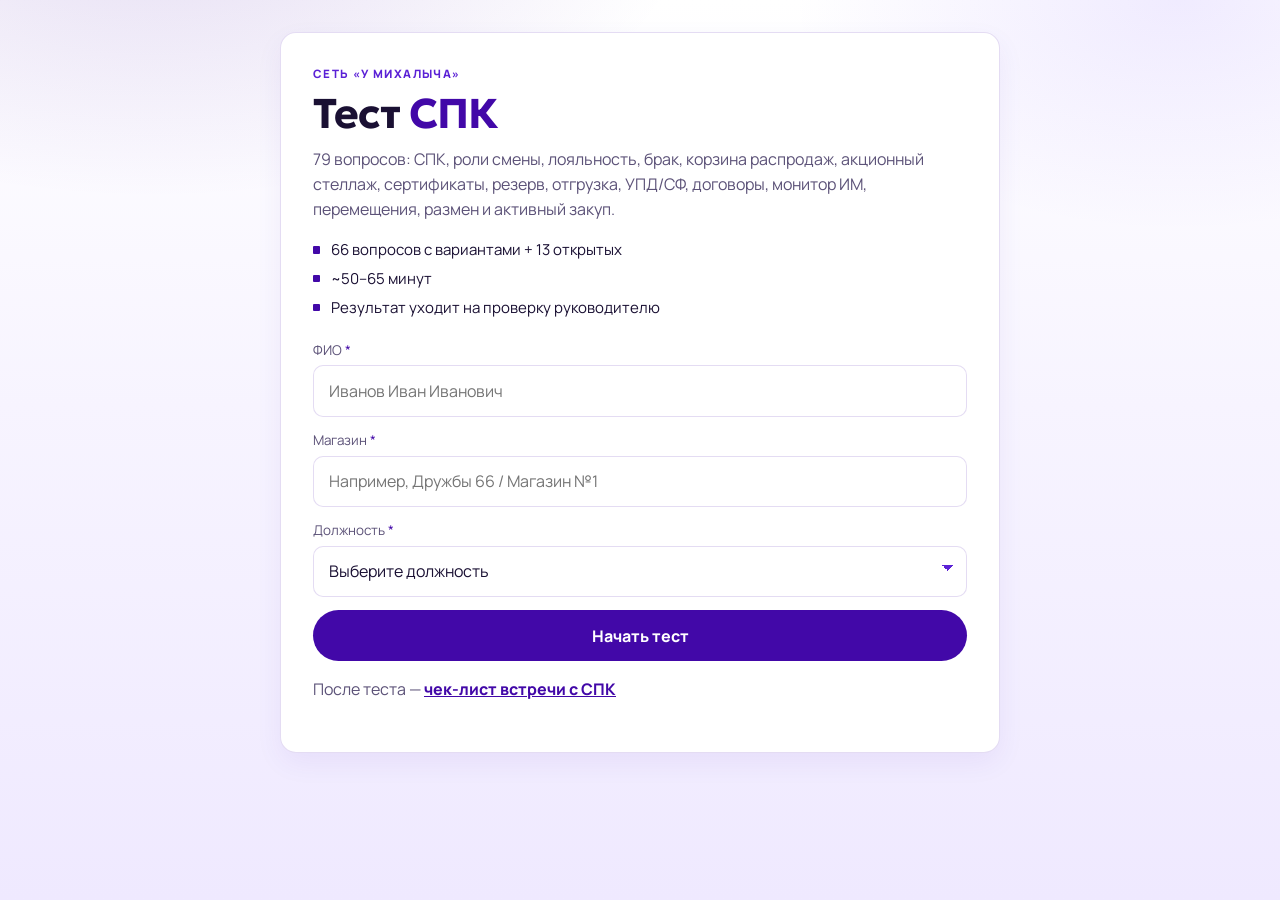
<file: index.html>
<!DOCTYPE html>
<html lang="ru">
<head>
  <meta charset="UTF-8" />
  <meta name="viewport" content="width=device-width, initial-scale=1" />
  <title>Тест СПК — У Михалыча</title>
  <meta name="description" content="Тест знаний СПК и розницы «У Михалыча»: регламенты управляющего/СПК, кассир, кладовщик, продавец." />
  <link rel="preconnect" href="https://fonts.googleapis.com" />
  <link rel="preconnect" href="https://fonts.gstatic.com" crossorigin />
  <link href="https://fonts.googleapis.com/css2?family=Geologica:wght@600;700&family=Manrope:wght@400;600;700;800&display=swap" rel="stylesheet" />
  <link rel="stylesheet" href="styles.css" />
</head>
<body>
  <div class="bg-glow" aria-hidden="true"></div>
  <main class="shell">
    <section id="screen-start" class="panel">
      <p class="eyebrow">Сеть «У Михалыча»</p>
      <h1>Тест <span>СПК</span></h1>
      <p class="lead">
        79 вопросов: СПК, роли смены, лояльность, брак, корзина распродаж, акционный стеллаж,
        сертификаты, резерв, отгрузка, УПД/СФ, договоры, монитор ИМ,
        перемещения, размен и активный закуп.
      </p>
      <ul class="meta">
        <li>66 вопросов с вариантами + 13 открытых</li>
        <li>~50–65 минут</li>
        <li>Результат уходит на проверку руководителю</li>
      </ul>

      <form id="start-form" class="start-form" novalidate>
        <label class="name-field">
          <span>ФИО <em>*</em></span>
          <input id="user-name" type="text" maxlength="100" required placeholder="Иванов Иван Иванович" autocomplete="name" />
        </label>
        <label class="name-field">
          <span>Магазин <em>*</em></span>
          <input id="user-store" type="text" maxlength="100" required placeholder="Например, Дружбы 66 / Магазин №1" autocomplete="organization" />
        </label>
        <label class="name-field">
          <span>Должность <em>*</em></span>
          <select id="user-role" required>
            <option value="" disabled selected>Выберите должность</option>
            <option>СПК</option>
            <option>Продавец-консультант</option>
            <option>Кассир</option>
            <option>Кладовщик</option>
            <option>РТЗ</option>
            <option>Супервайзер</option>
            <option>Другое</option>
          </select>
        </label>
        <p id="form-error" class="form-error hidden">Заполните ФИО, магазин и должность — поля обязательные.</p>
        <button type="submit" class="btn primary" id="btn-start">Начать тест</button>
      </form>
      <p class="lead" style="margin-top:1rem">
        После теста — <a href="/spk-quiz-mihalych/checklist.html">чек-лист встречи с СПК</a>
      </p>
    </section>

    <section id="screen-quiz" class="panel hidden" aria-live="polite">
      <div class="topbar">
        <div class="progress-wrap">
          <div class="progress-bar" id="progress-bar"></div>
        </div>
        <div class="topmeta">
          <span id="q-counter">1 / 67</span>
          <span id="q-topic" class="topic"></span>
        </div>
      </div>
      <div id="q-type" class="q-type mc">Варианты</div>
      <h2 id="q-text"></h2>
      <div id="options" class="options" role="radiogroup"></div>
      <div id="open-wrap" class="open-wrap hidden">
        <textarea id="open-answer" rows="5" placeholder="Напишите ответ своими словами…"></textarea>
        <p class="open-hint">Открытый вопрос: оценивается по ключевым словам из регламента. После теста увидите эталон.</p>
      </div>
      <div class="nav">
        <button type="button" class="btn ghost" id="btn-prev" disabled>Назад</button>
        <button type="button" class="btn primary" id="btn-next" disabled>Далее</button>
      </div>
    </section>

    <section id="screen-result" class="panel hidden">
      <p class="eyebrow">Результат</p>
      <h1 id="score-title">Ваш результат</h1>
      <p class="scoreline"><span id="score-num">0</span><span class="slash">/</span><span id="score-total">67</span></p>
      <p id="score-percent" class="score-percent"></p>
      <p id="score-verdict" class="lead"></p>
      <p id="mail-status" class="mail-status" aria-live="polite"></p>

      <div id="summary-cards" class="summary-cards"></div>
      <h3 class="section-title">По темам</h3>
      <div id="topic-stats" class="topic-stats"></div>
      <div id="weak-block" class="weak-block hidden">
        <h3 class="section-title">Что подтянуть</h3>
        <ul id="weak-list" class="weak-list"></ul>
      </div>
      <h3 class="section-title">Разбор ответов</h3>
      <p class="review-hint">Сначала ошибки и частичные ответы, затем верные. Результат также отправлен на e-mail проверяющего.</p>
      <div id="review" class="review"></div>
      <button type="button" class="btn primary" id="btn-restart">Пройти ещё раз</button>
      <p class="lead" style="margin-top:1rem">
        Дальше на встрече: <a href="/spk-quiz-mihalych/checklist.html">чек-лист после тестирования СПК</a>
      </p>
    </section>
  </main>

  <footer class="foot">«У Михалыча» · тест СПК · август 2026 · автор Римберг А.А.</footer>
  <script src="app.js"></script>
</body>
</html>
</file>
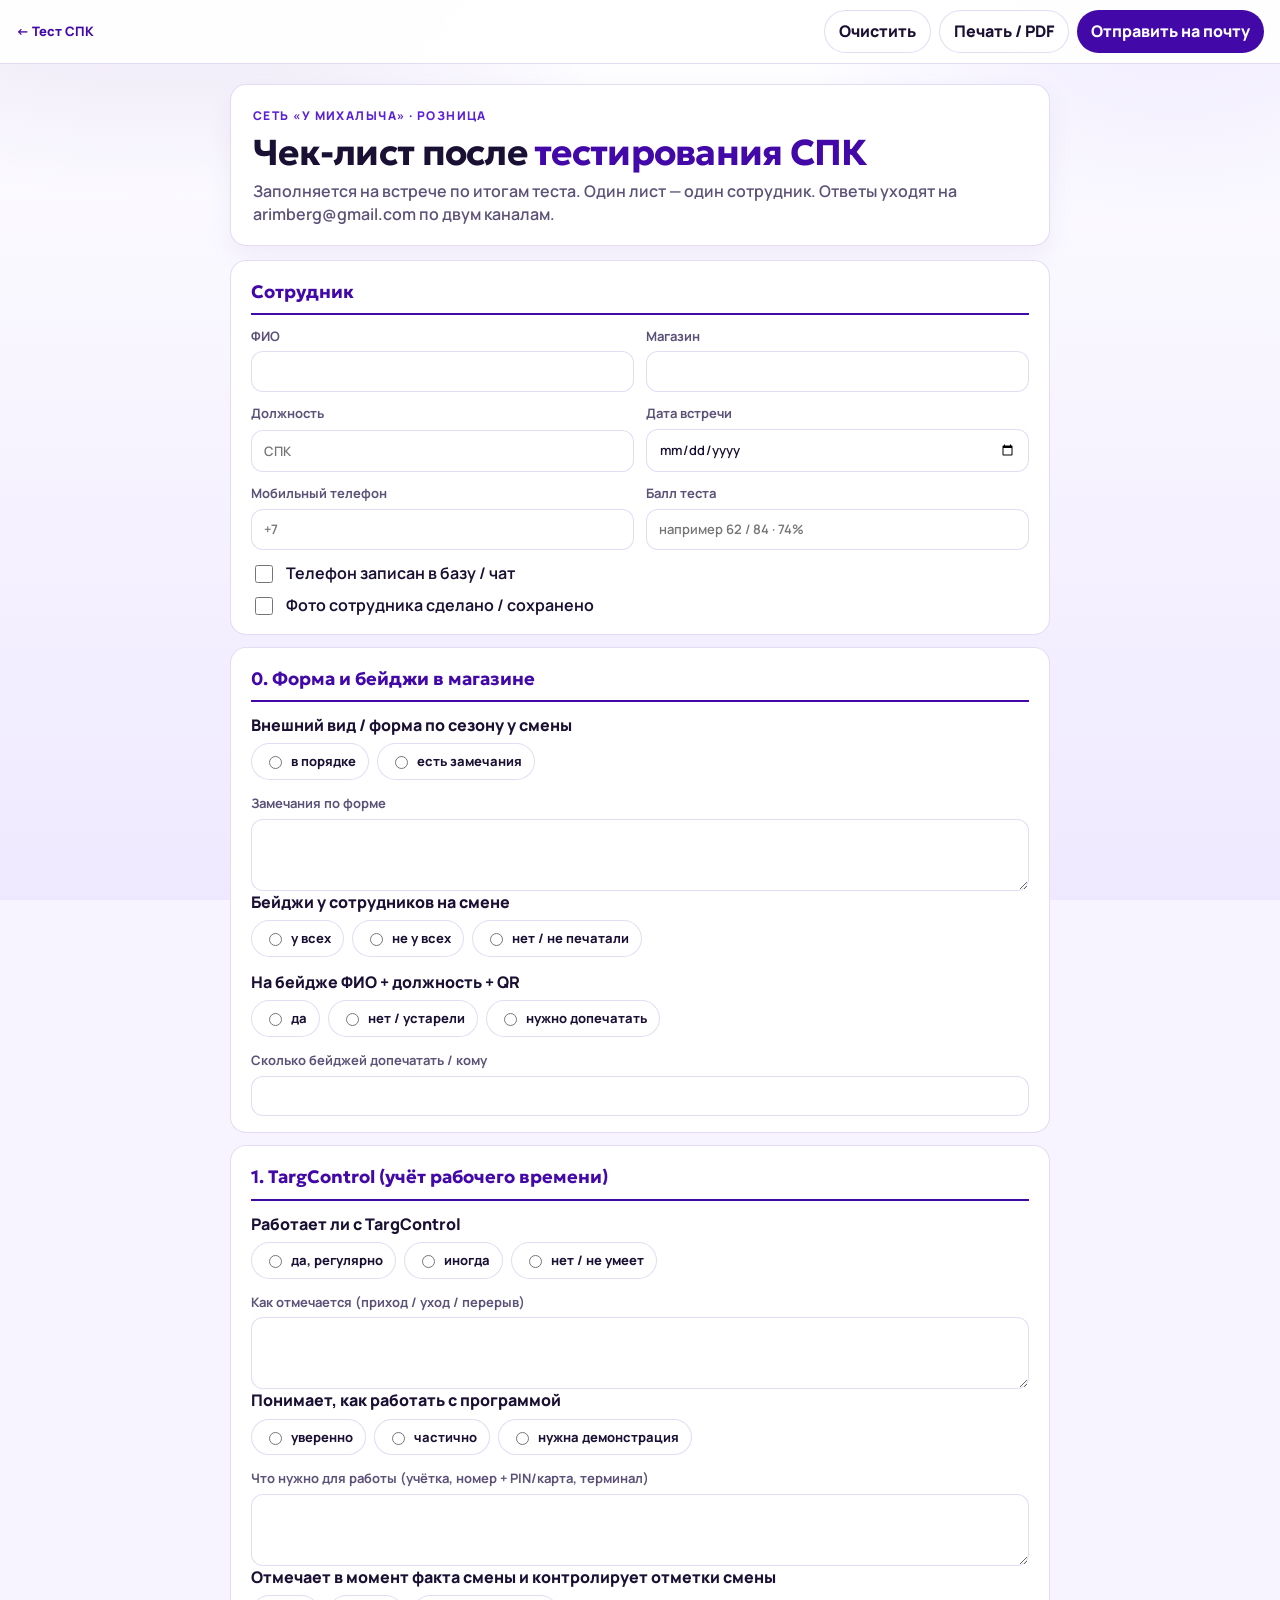
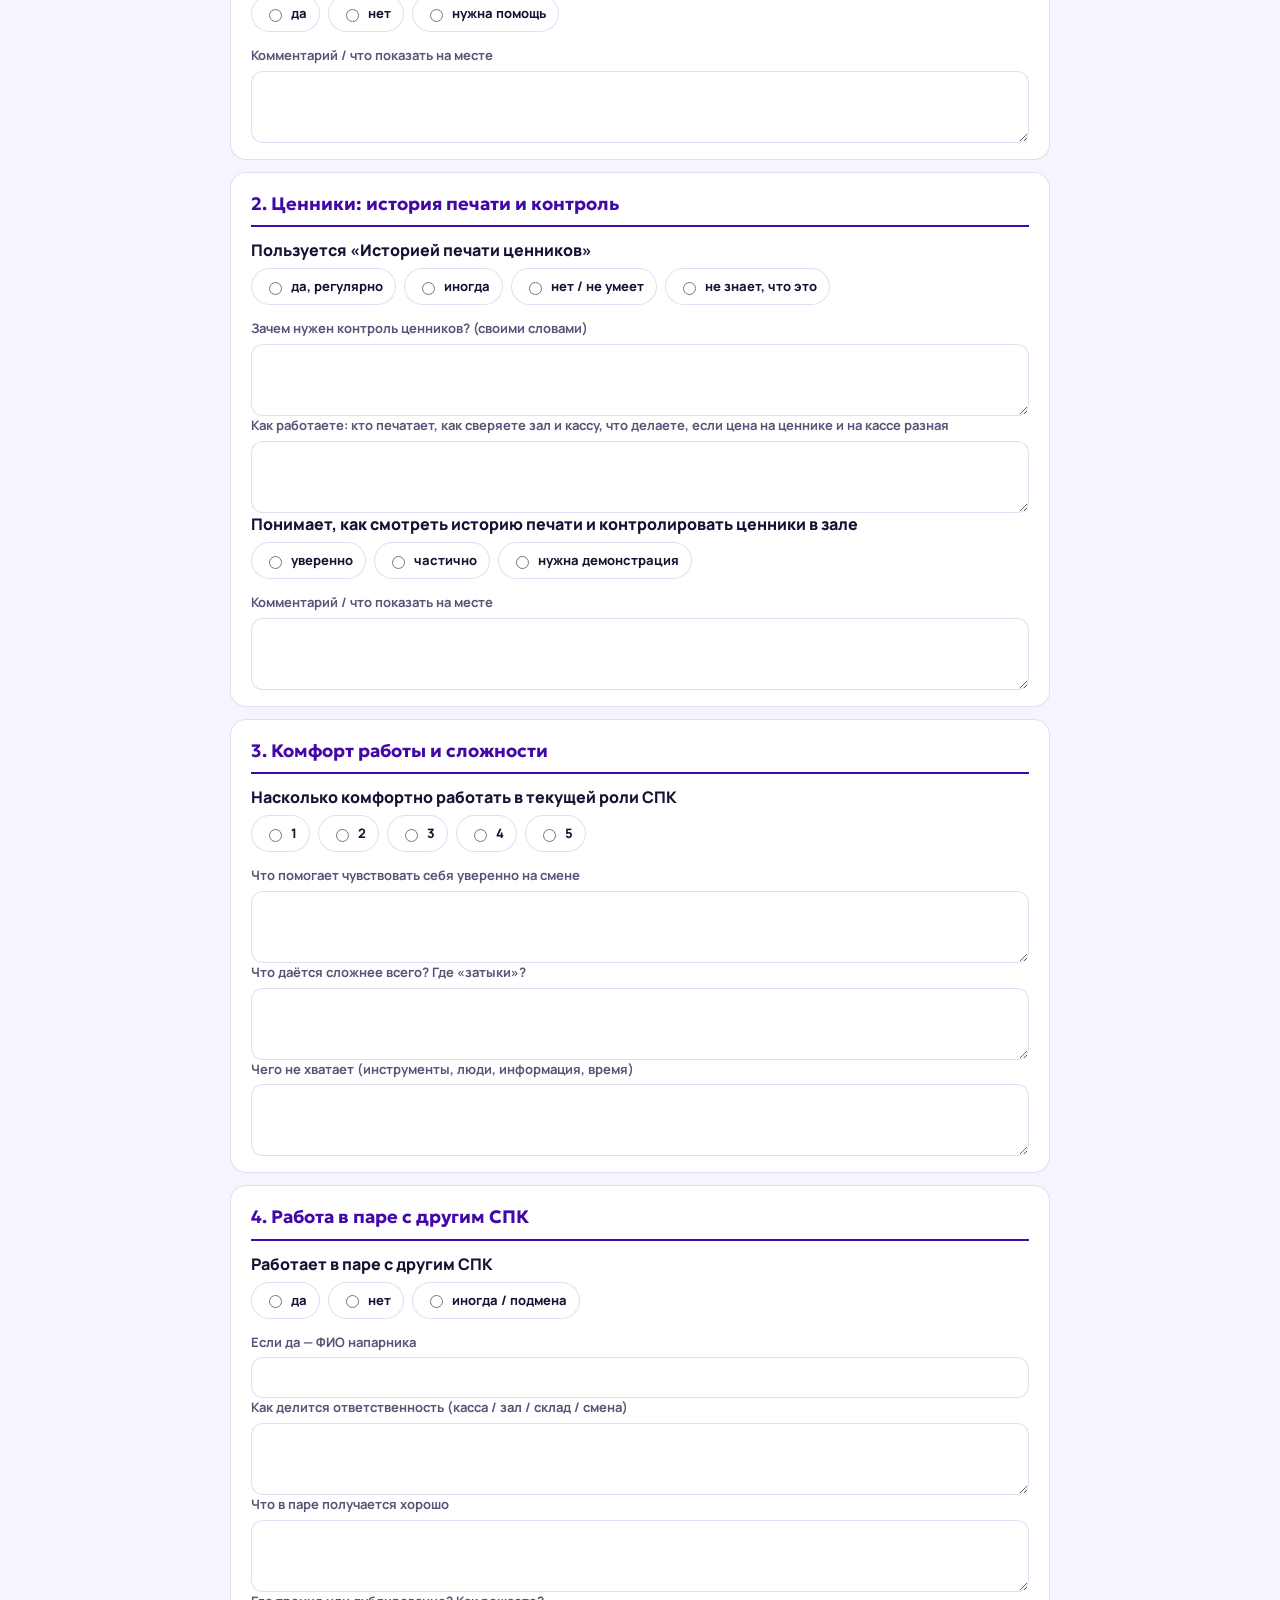
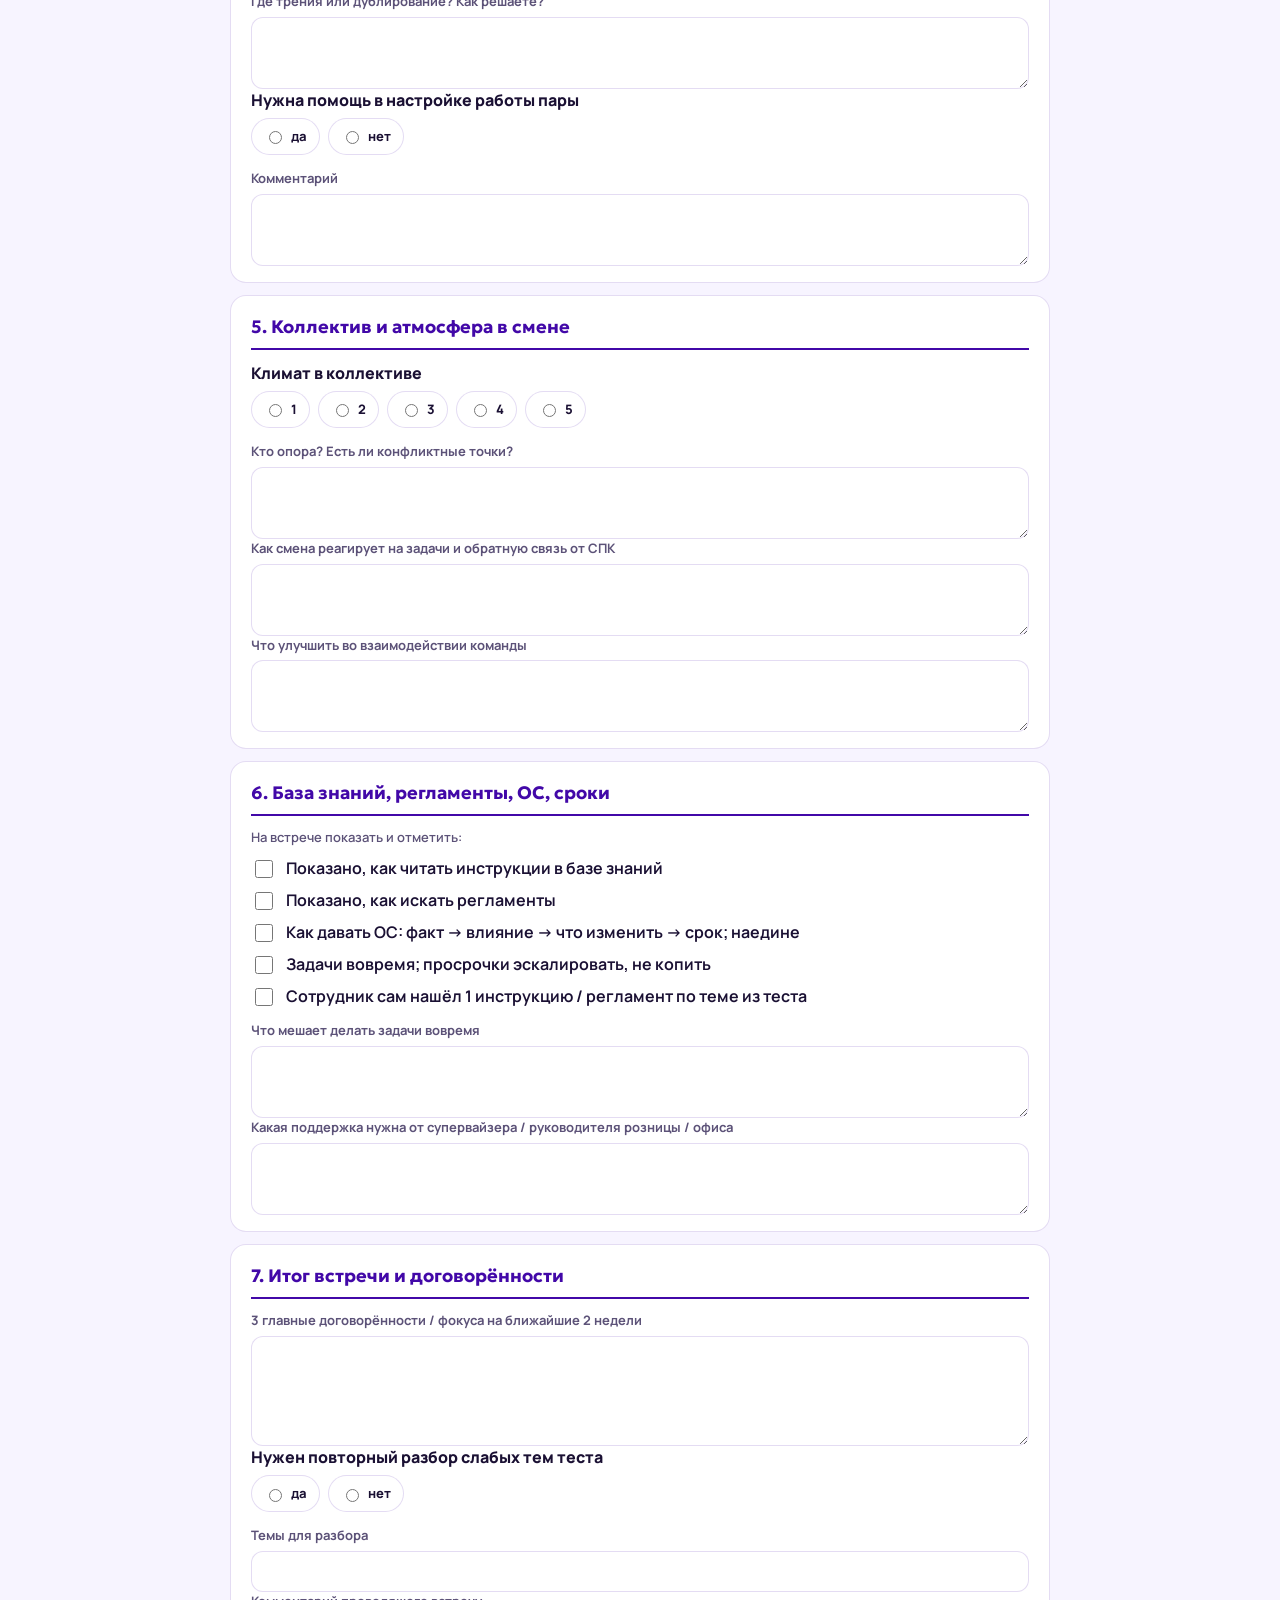
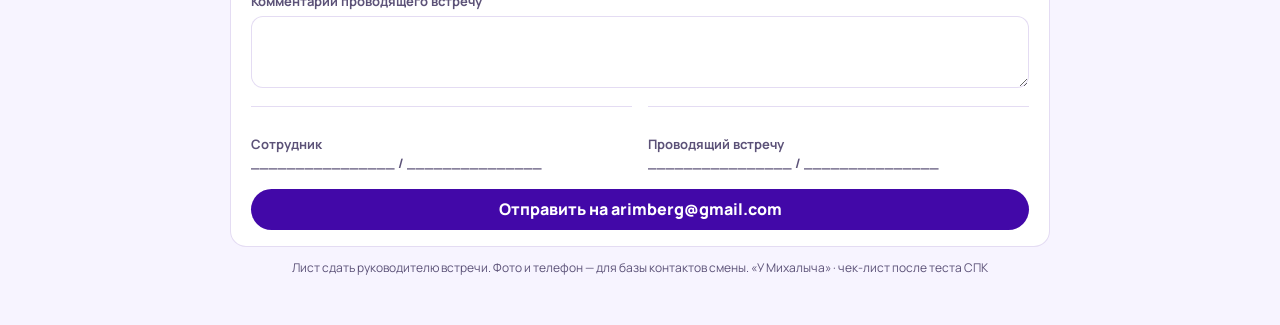
<file: checklist.html>
<!DOCTYPE html>
<html lang="ru">
<head>
  <meta charset="UTF-8" />
  <meta name="viewport" content="width=device-width, initial-scale=1" />
  <title>Чек-лист после тестирования СПК — У Михалыча</title>
  <meta name="description" content="Чек-лист встречи по итогам теста СПК сети «У Михалыча»: форма, бейджи, TargControl, комфорт, пара, коллектив, база знаний." />
  <meta name="theme-color" content="#4208a8" />
  <link rel="preconnect" href="https://fonts.googleapis.com" />
  <link rel="preconnect" href="https://fonts.gstatic.com" crossorigin />
  <link href="https://fonts.googleapis.com/css2?family=Geologica:wght@600;700&family=Manrope:wght@400;600;700;800&display=swap" rel="stylesheet" />
  <style>
    :root {
      --p: #4208a8;
      --p2: #5b21d6;
      --bg: #f7f4ff;
      --paper: #ffffff;
      --ink: #1a1033;
      --muted: #5c5278;
      --line: rgba(66, 8, 168, 0.14);
      --soft: rgba(66, 8, 168, 0.08);
      --ok: #1f7a4d;
      --radius: 16px;
      --font: "Manrope", system-ui, sans-serif;
      --display: "Geologica", "Manrope", sans-serif;
    }
    * { box-sizing: border-box; }
    html, body { margin: 0; min-height: 100%; }
    body {
      font-family: var(--font);
      color: var(--ink);
      background: var(--bg);
      line-height: 1.45;
    }
    .glow {
      position: fixed; inset: 0; pointer-events: none; z-index: 0;
      background:
        radial-gradient(900px 480px at 12% -10%, rgba(66, 8, 168, 0.14), transparent 60%),
        radial-gradient(700px 420px at 92% 0%, rgba(107, 61, 255, 0.1), transparent 55%),
        linear-gradient(180deg, #fff 0%, #f7f4ff 45%, #efe9ff 100%);
    }
    .bar {
      position: sticky; top: 0; z-index: 20;
      display: flex; align-items: center; justify-content: space-between; gap: 12px;
      padding: 10px 16px;
      background: rgba(255,255,255,.92);
      backdrop-filter: blur(12px);
      border-bottom: 1px solid var(--line);
    }
    .bar a { color: var(--p); font-weight: 800; text-decoration: none; font-size: 13px; }
    .bar .actions { display: flex; gap: 8px; flex-wrap: wrap; }
    .wrap {
      position: relative; z-index: 1;
      width: min(820px, calc(100% - 28px));
      margin: 20px auto 48px;
    }
    .hero {
      background: var(--paper);
      border: 1px solid var(--line);
      border-radius: var(--radius);
      padding: 22px 22px 18px;
      box-shadow: 0 10px 28px rgba(66, 8, 168, 0.06);
      margin-bottom: 14px;
    }
    .eyebrow {
      margin: 0 0 8px;
      text-transform: uppercase;
      letter-spacing: .12em;
      font-size: 12px;
      font-weight: 800;
      color: var(--p2);
    }
    h1 {
      font-family: var(--display);
      font-size: clamp(26px, 5vw, 36px);
      line-height: 1.1;
      margin: 0 0 8px;
      letter-spacing: -.02em;
    }
    h1 span { color: var(--p); }
    .lead { margin: 0; color: var(--muted); font-weight: 600; }
    .card {
      background: var(--paper);
      border: 1px solid var(--line);
      border-radius: var(--radius);
      padding: 18px 20px 16px;
      margin-bottom: 12px;
    }
    .card h2 {
      font-family: var(--display);
      font-size: 18px;
      margin: 0 0 12px;
      color: var(--p);
      padding-bottom: 8px;
      border-bottom: 2px solid var(--p);
    }
    .grid { display: grid; gap: 12px; }
    .grid.two { grid-template-columns: 1fr 1fr; }
    label.field { display: grid; gap: 6px; font-size: 13px; font-weight: 700; color: var(--muted); }
    input[type="text"], input[type="tel"], input[type="date"], textarea {
      width: 100%;
      font: inherit;
      font-weight: 600;
      color: var(--ink);
      border: 1px solid var(--line);
      border-radius: 12px;
      padding: 10px 12px;
      background: #fff;
    }
    textarea { min-height: 72px; resize: vertical; }
    input:focus, textarea:focus { outline: none; border-color: var(--p2); box-shadow: 0 0 0 3px rgba(91,33,214,.12); }
    .checks { display: grid; gap: 8px; }
    .check {
      display: flex; align-items: flex-start; gap: 10px;
      font-weight: 650; cursor: pointer;
    }
    .check input { margin-top: 3px; accent-color: var(--p); width: 18px; height: 18px; flex: 0 0 auto; }
    .pills { display: flex; flex-wrap: wrap; gap: 8px; }
    .pills label {
      display: inline-flex; align-items: center; gap: 6px;
      padding: 8px 12px;
      border: 1px solid var(--line);
      border-radius: 999px;
      background: #fff;
      font-weight: 750;
      font-size: 13px;
      cursor: pointer;
    }
    .pills input { accent-color: var(--p); }
    .pills label:has(input:checked) {
      border-color: var(--p);
      background: var(--soft);
      color: var(--p);
    }
    .q { margin: 0 0 6px; font-weight: 800; }
    .block { margin-bottom: 14px; }
    .hint { margin: 0 0 10px; color: var(--muted); font-size: 13px; font-weight: 600; }
    .btn {
      appearance: none; border: 0; cursor: pointer;
      border-radius: 999px;
      padding: 9px 14px;
      font: inherit; font-weight: 800;
    }
    .btn.primary { background: var(--p); color: #fff; }
    .btn.ghost { background: #fff; color: var(--ink); border: 1px solid var(--line); }
    .btn:disabled { opacity: 0.45; cursor: not-allowed; }
    .mail-status {
      margin: 0 0 12px;
      padding: 10px 12px;
      border-radius: 12px;
      border: 1px solid var(--line);
      background: #faf8fc;
      color: var(--muted);
      font-size: 14px;
      font-weight: 650;
    }
    .mail-status.ok { background: #e8f6ee; color: var(--ok); border-color: rgba(31,122,77,.3); }
    .mail-status.bad { background: #efe9ff; color: var(--p); border-color: rgba(66,8,168,.28); }
    .mail-status.hidden { display: none; }
    .signs { display: grid; grid-template-columns: 1fr 1fr; gap: 16px; }
    .sign { border-top: 1px solid var(--line); padding-top: 28px; color: var(--muted); font-size: 13px; font-weight: 700; }
    .foot { text-align: center; color: var(--muted); font-size: 12px; margin-top: 8px; }
    @media (max-width: 640px) {
      .grid.two, .signs { grid-template-columns: 1fr; }
    }
    @media print {
      .glow, .bar, .no-print { display: none !important; }
      body { background: #fff; }
      .wrap { width: auto; margin: 0; }
      .hero, .card { box-shadow: none; break-inside: avoid; }
    }
  </style>
</head>
<body>
  <div class="glow" aria-hidden="true"></div>
  <div class="bar no-print">
    <a href="/spk-quiz-mihalych/">← Тест СПК</a>
    <div class="actions">
      <button class="btn ghost" type="button" id="btn-clear">Очистить</button>
      <button class="btn ghost" type="button" id="btn-print">Печать / PDF</button>
      <button class="btn primary" type="button" id="btn-send">Отправить на почту</button>
    </div>
  </div>

  <main class="wrap">
    <header class="hero">
      <p class="eyebrow">Сеть «У Михалыча» · розница</p>
      <h1>Чек-лист после <span>тестирования СПК</span></h1>
      <p class="lead">Заполняется на встрече по итогам теста. Один лист — один сотрудник. Ответы уходят на arimberg@gmail.com по двум каналам.</p>
      <p id="mail-status" class="mail-status hidden" aria-live="polite"></p>
    </header>

    <form id="sheet">
      <section class="card">
        <h2>Сотрудник</h2>
        <div class="grid two">
          <label class="field">ФИО<input name="fio" type="text" autocomplete="name" /></label>
          <label class="field">Магазин<input name="store" type="text" /></label>
          <label class="field">Должность<input name="role" type="text" placeholder="СПК" /></label>
          <label class="field">Дата встречи<input name="date" type="date" /></label>
          <label class="field">Мобильный телефон<input name="phone" type="tel" placeholder="+7" /></label>
          <label class="field">Балл теста<input name="score" type="text" placeholder="например 62 / 84 · 74%" /></label>
        </div>
        <div class="checks" style="margin-top:12px">
          <label class="check"><input type="checkbox" name="phone_saved" /> Телефон записан в базу / чат</label>
          <label class="check"><input type="checkbox" name="photo" /> Фото сотрудника сделано / сохранено</label>
        </div>
      </section>

      <section class="card">
        <h2>0. Форма и бейджи в магазине</h2>
        <div class="block">
          <p class="q">Внешний вид / форма по сезону у смены</p>
          <div class="pills">
            <label><input type="radio" name="form_ok" value="ok" /> в порядке</label>
            <label><input type="radio" name="form_ok" value="notes" /> есть замечания</label>
          </div>
        </div>
        <label class="field">Замечания по форме<textarea name="form_notes"></textarea></label>
        <div class="block">
          <p class="q">Бейджи у сотрудников на смене</p>
          <div class="pills">
            <label><input type="radio" name="badge_who" value="all" /> у всех</label>
            <label><input type="radio" name="badge_who" value="some" /> не у всех</label>
            <label><input type="radio" name="badge_who" value="none" /> нет / не печатали</label>
          </div>
        </div>
        <div class="block">
          <p class="q">На бейдже ФИО + должность + QR</p>
          <div class="pills">
            <label><input type="radio" name="badge_qr" value="yes" /> да</label>
            <label><input type="radio" name="badge_qr" value="old" /> нет / устарели</label>
            <label><input type="radio" name="badge_qr" value="print" /> нужно допечатать</label>
          </div>
        </div>
        <label class="field">Сколько бейджей допечатать / кому<input name="badge_print" type="text" /></label>
      </section>

      <section class="card">
        <h2>1. TargControl (учёт рабочего времени)</h2>
        <div class="block">
          <p class="q">Работает ли с TargControl</p>
          <div class="pills">
            <label><input type="radio" name="tc_use" value="yes" /> да, регулярно</label>
            <label><input type="radio" name="tc_use" value="sometimes" /> иногда</label>
            <label><input type="radio" name="tc_use" value="no" /> нет / не умеет</label>
          </div>
        </div>
        <label class="field">Как отмечается (приход / уход / перерыв)<textarea name="tc_how"></textarea></label>
        <div class="block">
          <p class="q">Понимает, как работать с программой</p>
          <div class="pills">
            <label><input type="radio" name="tc_skill" value="ok" /> уверенно</label>
            <label><input type="radio" name="tc_skill" value="part" /> частично</label>
            <label><input type="radio" name="tc_skill" value="demo" /> нужна демонстрация</label>
          </div>
        </div>
        <label class="field">Что нужно для работы (учётка, номер + PIN/карта, терминал)<textarea name="tc_need"></textarea></label>
        <div class="block">
          <p class="q">Отмечает в момент факта смены и контролирует отметки смены</p>
          <div class="pills">
            <label><input type="radio" name="tc_fact" value="yes" /> да</label>
            <label><input type="radio" name="tc_fact" value="no" /> нет</label>
            <label><input type="radio" name="tc_fact" value="help" /> нужна помощь</label>
          </div>
        </div>
        <label class="field">Комментарий / что показать на месте<textarea name="tc_note"></textarea></label>
      </section>

      <section class="card">
        <h2>2. Ценники: история печати и контроль</h2>
        <div class="block">
          <p class="q">Пользуется «Историей печати ценников»</p>
          <div class="pills">
            <label><input type="radio" name="tags_hist" value="yes" /> да, регулярно</label>
            <label><input type="radio" name="tags_hist" value="sometimes" /> иногда</label>
            <label><input type="radio" name="tags_hist" value="no" /> нет / не умеет</label>
            <label><input type="radio" name="tags_hist" value="unknown" /> не знает, что это</label>
          </div>
        </div>
        <label class="field">Зачем нужен контроль ценников? (своими словами)<textarea name="tags_why"></textarea></label>
        <label class="field">Как работаете: кто печатает, как сверяете зал и кассу, что делаете, если цена на ценнике и на кассе разная<textarea name="tags_how"></textarea></label>
        <div class="block">
          <p class="q">Понимает, как смотреть историю печати и контролировать ценники в зале</p>
          <div class="pills">
            <label><input type="radio" name="tags_skill" value="ok" /> уверенно</label>
            <label><input type="radio" name="tags_skill" value="part" /> частично</label>
            <label><input type="radio" name="tags_skill" value="demo" /> нужна демонстрация</label>
          </div>
        </div>
        <label class="field">Комментарий / что показать на месте<textarea name="tags_note"></textarea></label>
      </section>

      <section class="card">
        <h2>3. Комфорт работы и сложности</h2>
        <div class="block">
          <p class="q">Насколько комфортно работать в текущей роли СПК</p>
          <div class="pills">
            <label><input type="radio" name="comfort" value="1" /> 1</label>
            <label><input type="radio" name="comfort" value="2" /> 2</label>
            <label><input type="radio" name="comfort" value="3" /> 3</label>
            <label><input type="radio" name="comfort" value="4" /> 4</label>
            <label><input type="radio" name="comfort" value="5" /> 5</label>
          </div>
        </div>
        <label class="field">Что помогает чувствовать себя уверенно на смене<textarea name="comfort_plus"></textarea></label>
        <label class="field">Что даётся сложнее всего? Где «затыки»?<textarea name="comfort_hard"></textarea></label>
        <label class="field">Чего не хватает (инструменты, люди, информация, время)<textarea name="comfort_need"></textarea></label>
      </section>

      <section class="card">
        <h2>4. Работа в паре с другим СПК</h2>
        <div class="block">
          <p class="q">Работает в паре с другим СПК</p>
          <div class="pills">
            <label><input type="radio" name="pair" value="yes" /> да</label>
            <label><input type="radio" name="pair" value="no" /> нет</label>
            <label><input type="radio" name="pair" value="sometimes" /> иногда / подмена</label>
          </div>
        </div>
        <label class="field">Если да — ФИО напарника<input name="pair_name" type="text" /></label>
        <label class="field">Как делится ответственность (касса / зал / склад / смена)<textarea name="pair_zones"></textarea></label>
        <label class="field">Что в паре получается хорошо<textarea name="pair_good"></textarea></label>
        <label class="field">Где трения или дублирование? Как решаете?<textarea name="pair_bad"></textarea></label>
        <div class="block">
          <p class="q">Нужна помощь в настройке работы пары</p>
          <div class="pills">
            <label><input type="radio" name="pair_help" value="yes" /> да</label>
            <label><input type="radio" name="pair_help" value="no" /> нет</label>
          </div>
        </div>
        <label class="field">Комментарий<textarea name="pair_note"></textarea></label>
      </section>

      <section class="card">
        <h2>5. Коллектив и атмосфера в смене</h2>
        <div class="block">
          <p class="q">Климат в коллективе</p>
          <div class="pills">
            <label><input type="radio" name="team" value="1" /> 1</label>
            <label><input type="radio" name="team" value="2" /> 2</label>
            <label><input type="radio" name="team" value="3" /> 3</label>
            <label><input type="radio" name="team" value="4" /> 4</label>
            <label><input type="radio" name="team" value="5" /> 5</label>
          </div>
        </div>
        <label class="field">Кто опора? Есть ли конфликтные точки?<textarea name="team_people"></textarea></label>
        <label class="field">Как смена реагирует на задачи и обратную связь от СПК<textarea name="team_fb"></textarea></label>
        <label class="field">Что улучшить во взаимодействии команды<textarea name="team_fix"></textarea></label>
      </section>

      <section class="card">
        <h2>6. База знаний, регламенты, ОС, сроки</h2>
        <p class="hint">На встрече показать и отметить:</p>
        <div class="checks">
          <label class="check"><input type="checkbox" name="kb_read" /> Показано, как читать инструкции в базе знаний</label>
          <label class="check"><input type="checkbox" name="kb_find" /> Показано, как искать регламенты</label>
          <label class="check"><input type="checkbox" name="kb_fb" /> Как давать ОС: факт → влияние → что изменить → срок; наедине</label>
          <label class="check"><input type="checkbox" name="kb_deadlines" /> Задачи вовремя; просрочки эскалировать, не копить</label>
          <label class="check"><input type="checkbox" name="kb_practice" /> Сотрудник сам нашёл 1 инструкцию / регламент по теме из теста</label>
        </div>
        <label class="field" style="margin-top:12px">Что мешает делать задачи вовремя<textarea name="kb_block"></textarea></label>
        <label class="field">Какая поддержка нужна от супервайзера / руководителя розницы / офиса<textarea name="kb_support"></textarea></label>
      </section>

      <section class="card">
        <h2>7. Итог встречи и договорённости</h2>
        <label class="field">3 главные договорённости / фокуса на ближайшие 2 недели<textarea name="focus" style="min-height:110px"></textarea></label>
        <div class="block">
          <p class="q">Нужен повторный разбор слабых тем теста</p>
          <div class="pills">
            <label><input type="radio" name="retest" value="yes" /> да</label>
            <label><input type="radio" name="retest" value="no" /> нет</label>
          </div>
        </div>
        <label class="field">Темы для разбора<input name="retest_topics" type="text" /></label>
        <label class="field">Комментарий проводящего встречу<textarea name="host_note"></textarea></label>
        <div class="signs" style="margin-top:18px">
          <div class="sign">Сотрудник<br />________________ / _______________</div>
          <div class="sign">Проводящий встречу<br />________________ / _______________</div>
        </div>
        <div class="no-print" style="margin-top:16px">
          <button class="btn primary" type="button" id="btn-send-bottom" style="width:100%">Отправить на arimberg@gmail.com</button>
        </div>
      </section>
    </form>

    <p class="foot">Лист сдать руководителю встречи. Фото и телефон — для базы контактов смены. «У Михалыча» · чек-лист после теста СПК</p>
  </main>

  <script>
    const KEY = "spk-post-test-checklist";
    const MAIL_TO = "arimberg@gmail.com";
    const MAIL_WEB3FORMS_KEY = "75e8c010-1d63-4fb9-b6c9-797553dcbeca";
    const MAIL_WEB3FORMS_URL = "https://api.web3forms.com/submit";
    const MAIL_FORMSUBMIT_AJAX = "https://formsubmit.co/ajax/" + MAIL_TO;
    const MAIL_FORMSUBMIT_FORM = "https://formsubmit.co/" + MAIL_TO;

    const LABELS = {
      fio: "ФИО",
      store: "Магазин",
      role: "Должность",
      date: "Дата встречи",
      phone: "Телефон",
      score: "Балл теста",
      phone_saved: "Телефон записан в базу / чат",
      photo: "Фото сделано / сохранено",
      form_ok: "Форма по сезону",
      form_notes: "Замечания по форме",
      badge_who: "Бейджи на смене",
      badge_qr: "На бейдже ФИО + должность + QR",
      badge_print: "Сколько бейджей допечатать / кому",
      tc_use: "Работает с TargControl",
      tc_how: "Как отмечается",
      tc_skill: "Понимает программу",
      tc_need: "Что нужно для работы",
      tc_fact: "Отмечает в момент факта / контролирует смену",
      tc_note: "Комментарий TargControl",
      tags_hist: "Пользуется историей печати ценников",
      tags_why: "Зачем нужен контроль ценников",
      tags_how: "Как работаете с ценниками",
      tags_skill: "Понимает историю печати / контроль ценников",
      tags_note: "Комментарий по ценникам",
      comfort: "Комфорт в роли СПК (1–5)",
      comfort_plus: "Что помогает быть уверенным",
      comfort_hard: "Что сложнее / затыки",
      comfort_need: "Чего не хватает",
      pair: "Работает в паре с другим СПК",
      pair_name: "ФИО напарника",
      pair_zones: "Как делится ответственность",
      pair_good: "Что в паре получается хорошо",
      pair_bad: "Трения / дублирование",
      pair_help: "Нужна помощь в настройке пары",
      pair_note: "Комментарий по паре",
      team: "Климат в коллективе (1–5)",
      team_people: "Опора / конфликтные точки",
      team_fb: "Реакция смены на задачи и ОС",
      team_fix: "Что улучшить в команде",
      kb_read: "Показано: читать инструкции в БЗ",
      kb_find: "Показано: искать регламенты",
      kb_fb: "Показано: как давать ОС",
      kb_deadlines: "Подчёркнуто: задачи вовремя",
      kb_practice: "Сам нашёл 1 инструкцию / регламент",
      kb_block: "Что мешает делать задачи вовремя",
      kb_support: "Какая поддержка нужна",
      focus: "3 договорённости на 2 недели",
      retest: "Нужен повторный разбор слабых тем",
      retest_topics: "Темы для разбора",
      host_note: "Комментарий проводящего",
    };

    const VALUES = {
      ok: "в порядке",
      notes: "есть замечания",
      all: "у всех",
      some: "не у всех",
      none: "нет / не печатали",
      yes: "да",
      no: "нет",
      old: "нет / устарели",
      print: "нужно допечатать",
      sometimes: "иногда",
      part: "частично",
      demo: "нужна демонстрация",
      help: "нужна помощь",
      unknown: "не знает, что это",
    };

    const form = document.getElementById("sheet");
    const statusEl = document.getElementById("mail-status");

    function save() {
      const data = {};
      new FormData(form).forEach((v, k) => { data[k] = v; });
      form.querySelectorAll("input[type=checkbox]").forEach((el) => { data[el.name] = el.checked; });
      localStorage.setItem(KEY, JSON.stringify(data));
    }

    function load() {
      const raw = localStorage.getItem(KEY);
      if (!raw) return;
      const data = JSON.parse(raw);
      Object.entries(data).forEach(([k, v]) => {
        const els = form.querySelectorAll(`[name="${k}"]`);
        els.forEach((el) => {
          if (el.type === "checkbox") el.checked = !!v;
          else if (el.type === "radio") el.checked = el.value === v;
          else el.value = v;
        });
      });
    }

    function pretty(val) {
      if (val === true || val === "true") return "да";
      if (val === false || val === "false" || val === "") return "—";
      return VALUES[val] || String(val);
    }

    function collect() {
      const data = {};
      form.querySelectorAll("[name]").forEach((el) => {
        const n = el.name;
        if (!n) return;
        if (el.type === "checkbox") data[n] = el.checked;
        else if (el.type === "radio") {
          if (el.checked) data[n] = el.value;
          else if (!(n in data)) data[n] = "";
        } else data[n] = (el.value || "").trim();
      });
      return data;
    }

    function buildPayload() {
      const d = collect();
      const lines = ["Чек-лист после тестирования СПК «У Михалыча»", ""];
      Object.keys(LABELS).forEach((key) => {
        lines.push(LABELS[key] + ": " + pretty(d[key]));
      });
      const fio = d.fio || "без ФИО";
      const store = d.store || "магазин не указан";
      const role = d.role || "СПК";
      return {
        subject: "Чек-лист СПК: " + fio + " · " + store,
        name: fio,
        store: store,
        position: role,
        score: d.score || "",
        message: lines.join("\n"),
      };
    }

    async function sendWeb3Forms(payload) {
      const res = await fetch(MAIL_WEB3FORMS_URL, {
        method: "POST",
        headers: { "Content-Type": "application/json", Accept: "application/json" },
        body: JSON.stringify({
          access_key: MAIL_WEB3FORMS_KEY,
          subject: payload.subject,
          from_name: "Чек-лист СПК У Михалыча",
          name: payload.name,
          email: MAIL_TO,
          ФИО: payload.name,
          Магазин: payload.store,
          Должность: payload.position,
          Балл: payload.score,
          message: payload.message,
        }),
      });
      const data = await res.json().catch(() => ({}));
      const ok = res.ok && data.success !== false && (data.success === true || data.success === "true");
      return { ok, provider: "Web3Forms", message: String(data.message || (ok ? "ok" : "HTTP " + res.status)) };
    }

    async function sendFormSubmitAjax(payload) {
      const res = await fetch(MAIL_FORMSUBMIT_AJAX, {
        method: "POST",
        headers: { "Content-Type": "application/json", Accept: "application/json" },
        body: JSON.stringify({
          name: payload.name,
          email: MAIL_TO,
          _replyto: MAIL_TO,
          _subject: payload.subject,
          _template: "table",
          _captcha: "false",
          _url: location.href,
          store: payload.store,
          position: payload.position,
          score: payload.score,
          message: payload.message,
        }),
      });
      const data = await res.json().catch(() => ({}));
      const ok = data.success === true || data.success === "true";
      return { ok, provider: "FormSubmit", message: String(data.message || (ok ? "ok" : "HTTP " + res.status)) };
    }

    async function sendFormSubmitForm(payload) {
      await new Promise((resolve) => {
        const frameName = "mail_frame_" + Date.now();
        const iframe = document.createElement("iframe");
        iframe.name = frameName;
        iframe.title = "mail";
        iframe.style.display = "none";
        document.body.appendChild(iframe);
        const mailForm = document.createElement("form");
        mailForm.method = "POST";
        mailForm.action = MAIL_FORMSUBMIT_FORM;
        mailForm.target = frameName;
        mailForm.acceptCharset = "UTF-8";
        mailForm.style.display = "none";
        const fields = {
          name: payload.name,
          email: MAIL_TO,
          _subject: payload.subject,
          _template: "table",
          _captcha: "false",
          _next: "https://formsubmit.co/thanks.html",
          store: payload.store,
          position: payload.position,
          score: payload.score,
          message: payload.message,
        };
        Object.entries(fields).forEach(([key, value]) => {
          const input = document.createElement("input");
          input.type = "hidden";
          input.name = key;
          input.value = value == null ? "" : String(value);
          mailForm.appendChild(input);
        });
        document.body.appendChild(mailForm);
        mailForm.submit();
        window.setTimeout(() => {
          mailForm.remove();
          iframe.remove();
          resolve();
        }, 2200);
      });
      return { ok: true, provider: "FormSubmit-форма", message: "form posted" };
    }

    function setStatus(kind, text) {
      statusEl.className = "mail-status " + kind;
      statusEl.textContent = text;
      statusEl.scrollIntoView({ behavior: "smooth", block: "nearest" });
    }

    async function sendMail() {
      const d = collect();
      if (!d.fio) {
        setStatus("bad", "Укажите ФИО — без него лист не отправим.");
        form.querySelector("[name=fio]").focus();
        return;
      }
      const payload = buildPayload();
      const buttons = [document.getElementById("btn-send"), document.getElementById("btn-send-bottom")];
      buttons.forEach((b) => { b.disabled = true; });
      setStatus("", "Отправляем на " + MAIL_TO + " по двум каналам…");

      try {
        const results = [];
        try { results.push(await sendWeb3Forms(payload)); }
        catch (err) { results.push({ ok: false, provider: "Web3Forms", message: String(err) }); }
        try { results.push(await sendFormSubmitAjax(payload)); }
        catch (err) { results.push({ ok: false, provider: "FormSubmit", message: String(err) }); }
        try { await sendFormSubmitForm(payload); }
        catch (_) { /* iframe — запасной транспорт, успех не подтверждаем */ }

        const ok = results.filter((r) => r.ok);
        const via = ok.map((r) => r.provider).join(" + ");
        const fail = results.filter((r) => !r.ok).map((r) => r.provider + ": " + r.message).join("; ");
        if (ok.length) {
          setStatus("ok", "Лист отправлен на " + MAIL_TO + (via ? " (" + via + ")" : "") + ". Проверьте входящие и «Спам».");
        } else {
          const mail = "mailto:" + MAIL_TO +
            "?subject=" + encodeURIComponent(payload.subject) +
            "&body=" + encodeURIComponent(payload.message.slice(0, 1600));
          setStatus("bad", "Автоотправка не подтвердилась" + (fail ? " (" + fail + ")" : "") + ".");
          statusEl.innerHTML += " <a href=\"" + mail + "\">Открыть письмо на " + MAIL_TO + "</a>";
        }
      } finally {
        buttons.forEach((b) => { b.disabled = false; });
      }
    }

    form.addEventListener("input", save);
    form.addEventListener("change", save);
    document.getElementById("btn-print").onclick = () => window.print();
    document.getElementById("btn-send").onclick = sendMail;
    document.getElementById("btn-send-bottom").onclick = sendMail;
    document.getElementById("btn-clear").onclick = () => {
      if (!confirm("Очистить заполненный лист на этом устройстве?")) return;
      form.reset();
      localStorage.removeItem(KEY);
      statusEl.className = "mail-status hidden";
    };
    load();
  </script>
</body>
</html>
</file>
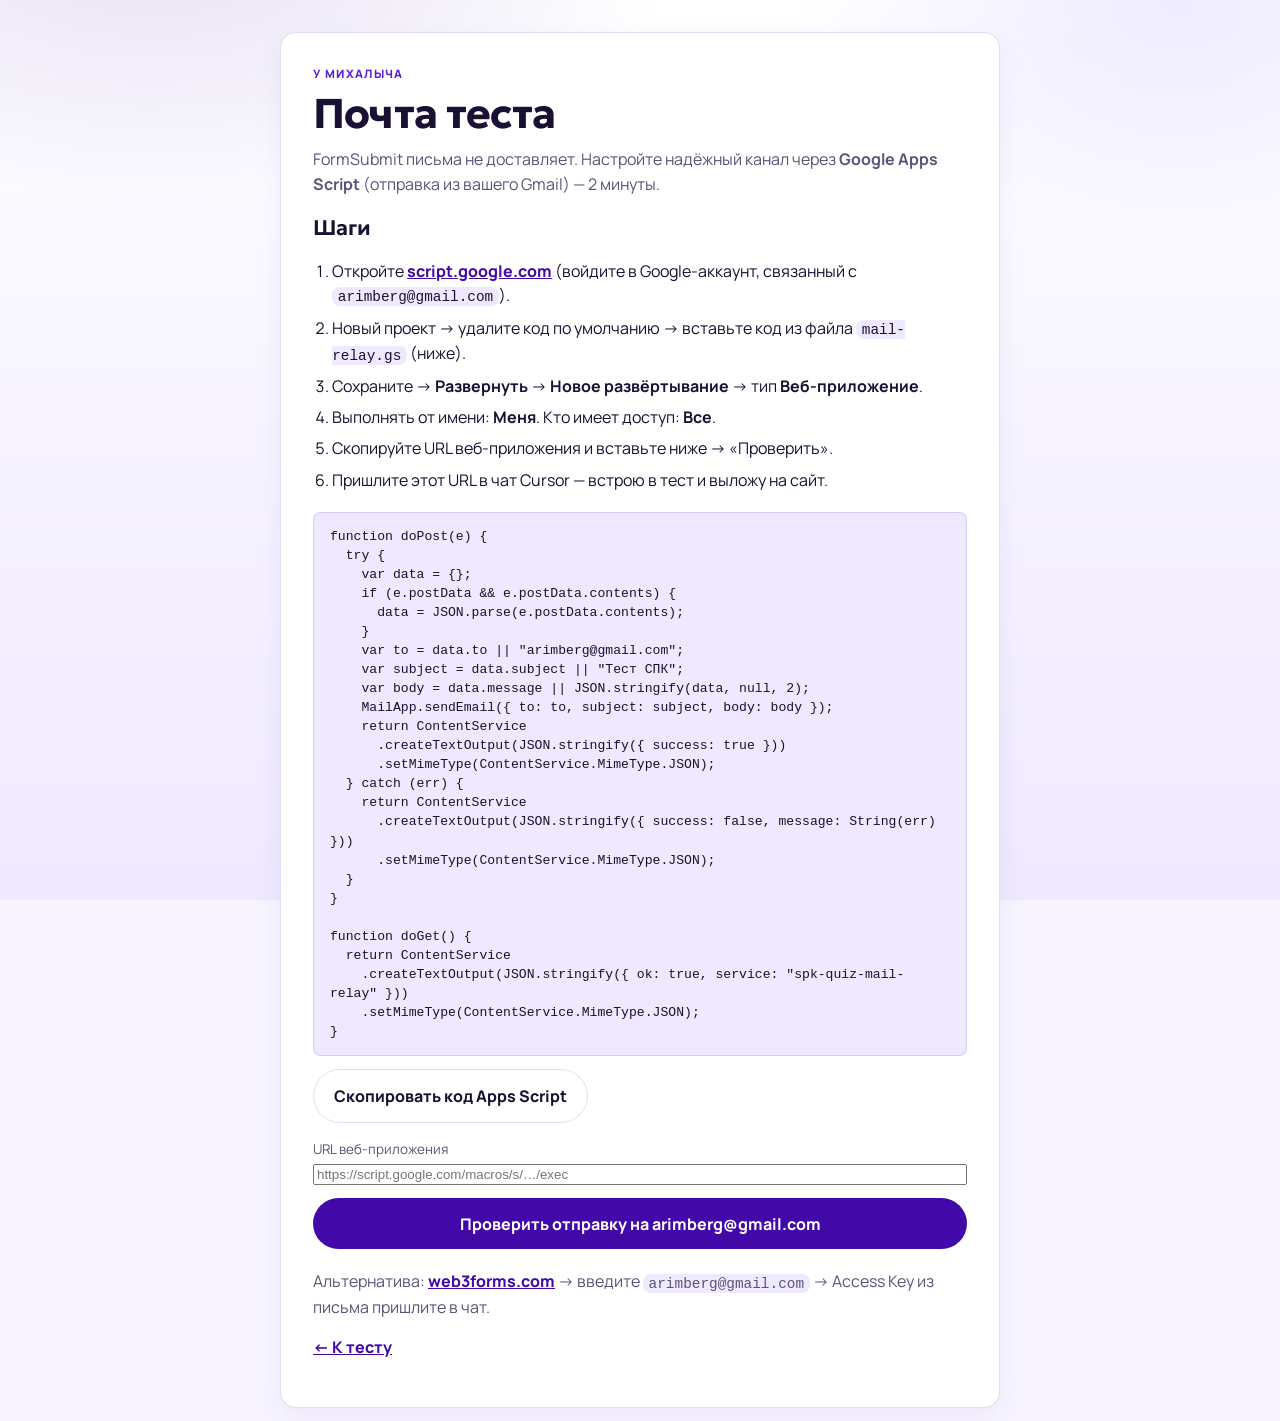
<file: setup-mail.html>
<!DOCTYPE html>
<html lang="ru">
<head>
  <meta charset="UTF-8" />
  <meta name="viewport" content="width=device-width, initial-scale=1" />
  <title>Настройка почты — тест СПК</title>
  <link href="https://fonts.googleapis.com/css2?family=Geologica:wght@600;700&family=Manrope:wght@400;600;700&display=swap" rel="stylesheet" />
  <link rel="stylesheet" href="styles.css" />
  <style>
    .steps { margin: 0 0 1.25rem; padding-left: 1.2rem; color: var(--text); }
    .steps li { margin: 0.45rem 0; }
    code, pre {
      font-family: ui-monospace, Consolas, monospace;
      background: #efe9ff;
      border-radius: 8px;
    }
    code { padding: 0.1rem 0.35rem; font-size: 0.9em; }
    pre {
      padding: 0.9rem 1rem;
      overflow: auto;
      white-space: pre-wrap;
      font-size: 0.82rem;
      line-height: 1.45;
      border: 1px solid var(--line);
    }
    .status { margin-top: 0.75rem; }
  </style>
</head>
<body>
  <div class="bg-glow" aria-hidden="true"></div>
  <main class="shell">
    <section class="panel">
      <p class="eyebrow">У Михалыча</p>
      <h1>Почта теста</h1>
      <p class="lead">
        FormSubmit письма не доставляет. Настройте надёжный канал через
        <strong>Google Apps Script</strong> (отправка из вашего Gmail) — 2 минуты.
      </p>

      <h2>Шаги</h2>
      <ol class="steps">
        <li>Откройте <a href="https://script.google.com" target="_blank" rel="noopener">script.google.com</a> (войдите в Google-аккаунт, связанный с <code>arimberg@gmail.com</code>).</li>
        <li>Новый проект → удалите код по умолчанию → вставьте код из файла <code>mail-relay.gs</code> (ниже).</li>
        <li>Сохраните → <strong>Развернуть</strong> → <strong>Новое развёртывание</strong> → тип <strong>Веб-приложение</strong>.</li>
        <li>Выполнять от имени: <strong>Меня</strong>. Кто имеет доступ: <strong>Все</strong>.</li>
        <li>Скопируйте URL веб-приложения и вставьте ниже → «Проверить».</li>
        <li>Пришлите этот URL в чат Cursor — встрою в тест и выложу на сайт.</li>
      </ol>

      <pre id="gs-code"></pre>
      <button type="button" class="btn ghost" id="btn-copy-gs" style="width:auto;margin-bottom:1rem">Скопировать код Apps Script</button>

      <label class="name-field">
        <span>URL веб-приложения</span>
        <input id="script-url" type="url" placeholder="https://script.google.com/macros/s/…/exec" />
      </label>
      <button type="button" class="btn primary" id="btn-test">Проверить отправку на arimberg@gmail.com</button>
      <p id="status" class="mail-status status hidden"></p>

      <p class="lead" style="margin-top:1.25rem;margin-bottom:0">
        Альтернатива: <a href="https://web3forms.com/" target="_blank" rel="noopener">web3forms.com</a> →
        введите <code>arimberg@gmail.com</code> → Access Key из письма пришлите в чат.
      </p>
      <p style="margin-top:1rem"><a href="./">← К тесту</a></p>
    </section>
  </main>
  <script>
    const GS = `function doPost(e) {
  try {
    var data = {};
    if (e.postData && e.postData.contents) {
      data = JSON.parse(e.postData.contents);
    }
    var to = data.to || "arimberg@gmail.com";
    var subject = data.subject || "Тест СПК";
    var body = data.message || JSON.stringify(data, null, 2);
    MailApp.sendEmail({ to: to, subject: subject, body: body });
    return ContentService
      .createTextOutput(JSON.stringify({ success: true }))
      .setMimeType(ContentService.MimeType.JSON);
  } catch (err) {
    return ContentService
      .createTextOutput(JSON.stringify({ success: false, message: String(err) }))
      .setMimeType(ContentService.MimeType.JSON);
  }
}

function doGet() {
  return ContentService
    .createTextOutput(JSON.stringify({ ok: true, service: "spk-quiz-mail-relay" }))
    .setMimeType(ContentService.MimeType.JSON);
}`;

    document.getElementById("gs-code").textContent = GS;
    document.getElementById("btn-copy-gs").onclick = async () => {
      await navigator.clipboard.writeText(GS);
      document.getElementById("btn-copy-gs").textContent = "Скопировано";
    };

    const status = document.getElementById("status");
    document.getElementById("btn-test").onclick = async () => {
      const url = document.getElementById("script-url").value.trim();
      status.classList.remove("hidden", "ok", "bad");
      if (!url) {
        status.classList.add("bad");
        status.textContent = "Вставьте URL веб-приложения.";
        return;
      }
      status.textContent = "Отправляем пробное письмо…";
      try {
        const res = await fetch(url, {
          method: "POST",
          headers: { "Content-Type": "text/plain;charset=utf-8" },
          body: JSON.stringify({
            to: "arimberg@gmail.com",
            subject: "Тест СПК: проверка канала Apps Script",
            message:
              "Если это письмо пришло — канал работает. Вставьте этот URL в чат Cursor:\n" + url,
          }),
        });
        const data = await res.json().catch(() => ({}));
        if (data.success === true || res.ok) {
          status.classList.add("ok");
          status.textContent =
            "Запрос принят. Проверьте arimberg@gmail.com (и Спам). URL скопируйте в чат Cursor.";
          await navigator.clipboard.writeText(url).catch(() => {});
        } else {
          status.classList.add("bad");
          status.textContent = "Ошибка: " + (data.message || res.status);
        }
      } catch (err) {
        status.classList.add("bad");
        status.textContent =
          "Сеть/CORS. Если развёртывание «Все» — подождите 1–2 мин и повторите. " + err;
      }
    };
  </script>
</body>
</html>
</file>
<file: styles.css>
:root {
  --bg: #f7f4ff;
  --panel: #ffffff;
  --line: rgba(66, 8, 168, 0.14);
  --text: #1a1033;
  --muted: #5c5278;
  --brand: #4208a8;
  --brand-soft: rgba(66, 8, 168, 0.08);
  --violet: #5b21d6;
  --violet-soft: #6b3dff;
  --ok: #1f7a4d;
  --ok-bg: #e8f6ee;
  --bad: #5b21d6;
  --bad-bg: #efe9ff;
  --partial: #9a6700;
  --partial-bg: #fff6df;
  --shadow: 0 10px 28px rgba(66, 8, 168, 0.06);
  --radius: 16px;
  --font: "Manrope", system-ui, sans-serif;
  --display: "Geologica", "Manrope", sans-serif;
}

* { box-sizing: border-box; }

html, body {
  margin: 0;
  min-height: 100%;
  font-family: var(--font);
  color: var(--text);
  background: var(--bg);
  line-height: 1.5;
}

.bg-glow {
  position: fixed;
  inset: 0;
  pointer-events: none;
  z-index: 0;
  background:
    radial-gradient(900px 480px at 12% -10%, rgba(66, 8, 168, 0.14), transparent 60%),
    radial-gradient(700px 420px at 92% 0%, rgba(107, 61, 255, 0.1), transparent 55%),
    linear-gradient(180deg, #ffffff 0%, #f7f4ff 45%, #efe9ff 100%);
}

.glow { display: none; }

.shell {
  position: relative;
  z-index: 1;
  width: min(720px, calc(100% - 2rem));
  margin: 2rem auto 1rem;
}

.panel {
  background: var(--panel);
  border: 1px solid var(--line);
  border-radius: var(--radius);
  padding: clamp(1.35rem, 3vw, 2rem);
  box-shadow: var(--shadow);
  animation: rise 0.35s ease both;
}

@keyframes rise {
  from { opacity: 0; transform: translateY(8px); }
  to { opacity: 1; transform: none; }
}

.hidden { display: none !important; }

.eyebrow {
  margin: 0 0 0.55rem;
  text-transform: uppercase;
  letter-spacing: 0.12em;
  font-size: 0.72rem;
  font-weight: 800;
  color: var(--violet);
}

h1 {
  font-family: var(--display);
  font-size: clamp(1.85rem, 5vw, 2.6rem);
  line-height: 1.08;
  margin: 0 0 0.7rem;
  letter-spacing: -0.02em;
}

h1 span {
  color: var(--brand);
}

h2 {
  font-family: var(--display);
  font-size: clamp(1.08rem, 3vw, 1.32rem);
  line-height: 1.35;
  margin: 0 0 1rem;
  font-weight: 600;
}

.lead {
  margin: 0 0 1.1rem;
  color: var(--muted);
  font-size: 1rem;
  line-height: 1.55;
}

.meta {
  list-style: none;
  padding: 0;
  margin: 0 0 1.25rem;
  display: grid;
  gap: 0.4rem;
}

.meta li {
  position: relative;
  padding-left: 1.1rem;
  color: var(--text);
  font-size: 0.94rem;
}

.meta li::before {
  content: "";
  position: absolute;
  left: 0;
  top: 0.45rem;
  width: 0.45rem;
  height: 0.45rem;
  border-radius: 1px;
  background: var(--brand);
}

.name-field {
  display: grid;
  gap: 0.35rem;
  margin-bottom: 0.8rem;
}

.name-field span {
  font-size: 0.84rem;
  color: var(--muted);
}

.name-field em {
  color: var(--brand);
  font-style: normal;
}

.start-form { margin-top: 0.3rem; }

.form-error {
  margin: 0 0 0.75rem;
  color: var(--bad);
  font-size: 0.9rem;
}

.mail-status {
  margin: 0 0 1rem;
  padding: 0.65rem 0.85rem;
  border-radius: 10px;
  border: 1px solid var(--line);
  background: #faf8fc;
  color: var(--muted);
  font-size: 0.9rem;
}

.mail-status.ok {
  border-color: color-mix(in srgb, var(--ok) 35%, var(--line));
  background: var(--ok-bg);
  color: var(--ok);
}

.mail-status.bad {
  border-color: color-mix(in srgb, var(--bad) 35%, var(--line));
  background: var(--bad-bg);
  color: var(--bad);
}

.mail-status .linkish,
.mail-status a {
  appearance: none;
  border: 0;
  background: none;
  padding: 0;
  margin: 0;
  font: inherit;
  font-weight: 700;
  color: var(--violet);
  text-decoration: underline;
  cursor: pointer;
}

input[type="text"],
select,
textarea {
  width: 100%;
  border: 1px solid var(--line);
  background: #fff;
  color: var(--text);
  border-radius: 10px;
  padding: 0.8rem 0.95rem;
  font: inherit;
  outline: none;
  resize: vertical;
}

input[type="text"]:focus,
select:focus,
textarea:focus {
  border-color: var(--violet);
  box-shadow: 0 0 0 3px rgba(91, 45, 158, 0.12);
}

select {
  appearance: none;
  background-image: linear-gradient(45deg, transparent 50%, var(--violet) 50%),
    linear-gradient(135deg, var(--violet) 50%, transparent 50%);
  background-position: calc(100% - 18px) calc(50% - 3px), calc(100% - 12px) calc(50% - 3px);
  background-size: 6px 6px, 6px 6px;
  background-repeat: no-repeat;
  padding-right: 2.2rem;
}

select option { background: #fff; color: var(--text); }

.btn {
  appearance: none;
  border: 0;
  border-radius: 999px;
  padding: 0.85rem 1.25rem;
  font: inherit;
  font-weight: 750;
  cursor: pointer;
  transition: transform 0.12s ease, opacity 0.12s ease;
}

.btn:hover:not(:disabled) { transform: translateY(-1px); }
.btn:disabled { opacity: 0.4; cursor: not-allowed; }

.btn.primary {
  background: var(--brand);
  color: #fff;
  width: 100%;
}

.btn.primary:hover:not(:disabled) {
  background: #5b21d6;
}

.btn.ghost {
  background: transparent;
  color: var(--text);
  border: 1px solid var(--line);
}

.topbar { margin-bottom: 1rem; }

.progress-wrap {
  height: 6px;
  background: #efeaf5;
  border-radius: 999px;
  overflow: hidden;
  border: 1px solid var(--line);
}

.progress-bar {
  height: 100%;
  width: 0%;
  background: var(--brand);
  transition: width 0.25s ease;
}

.topmeta {
  display: flex;
  justify-content: space-between;
  gap: 1rem;
  margin-top: 0.6rem;
  font-size: 0.88rem;
  color: var(--muted);
}

.topic {
  color: var(--violet);
  font-weight: 750;
}

.q-type {
  margin: 0 0 0.5rem;
  font-size: 0.75rem;
  letter-spacing: 0.04em;
  text-transform: uppercase;
  color: var(--brand);
  font-weight: 750;
}

.options {
  display: grid;
  gap: 0.6rem;
  margin-bottom: 1.2rem;
}

.option {
  text-align: left;
  width: 100%;
  border: 1px solid var(--line);
  background: #fff;
  color: var(--text);
  border-radius: 12px;
  padding: 0.9rem 1rem;
  font: inherit;
  line-height: 1.4;
  cursor: pointer;
  transition: border-color 0.12s ease, background 0.12s ease;
}

.option:hover {
  border-color: color-mix(in srgb, var(--violet) 40%, var(--line));
}

.option.selected {
  border-color: var(--brand);
  background: var(--brand-soft);
}

.open-wrap { margin-bottom: 1.2rem; }
.open-hint {
  margin: 0.4rem 0 0;
  color: var(--muted);
  font-size: 0.84rem;
}

.nav {
  display: grid;
  grid-template-columns: 1fr 1.4fr;
  gap: 0.65rem;
}

.scoreline {
  font-family: var(--display);
  font-size: clamp(2.2rem, 7vw, 3.2rem);
  margin: 0.15rem 0 0.35rem;
  color: var(--brand);
}

.score-percent {
  margin: 0 0 0.8rem;
  font-size: 1rem;
  color: var(--violet);
  font-weight: 700;
}

.section-title {
  font-family: var(--display);
  font-size: 1rem;
  margin: 1.2rem 0 0.6rem;
  color: var(--text);
}

.summary-cards {
  display: grid;
  grid-template-columns: repeat(2, 1fr);
  gap: 0.5rem;
  margin: 0.3rem 0 0.15rem;
}

.summary-card {
  border: 1px solid var(--line);
  border-radius: 10px;
  padding: 0.65rem 0.8rem;
  background: #faf8fc;
}

.summary-card .label {
  display: block;
  font-size: 0.75rem;
  color: var(--muted);
  margin-bottom: 0.15rem;
}

.summary-card .value {
  font-weight: 800;
  font-size: 1.02rem;
  color: var(--violet);
}

.summary-card.ok .value { color: var(--ok); }
.summary-card.bad .value { color: var(--bad); }
.summary-card.partial .value { color: var(--partial); }

.weak-block {
  margin: 0.3rem 0 0.15rem;
  padding: 0.8rem 0.95rem;
  border-radius: 10px;
  border: 1px solid color-mix(in srgb, var(--brand) 25%, var(--line));
  background: var(--bad-bg);
}

.weak-block .section-title { margin-top: 0; }

.weak-list {
  margin: 0;
  padding-left: 1.05rem;
  display: grid;
  gap: 0.4rem;
  font-size: 0.9rem;
  line-height: 1.4;
}

.review-hint {
  margin: 0 0 0.75rem;
  color: var(--muted);
  font-size: 0.86rem;
}

.slash { color: var(--muted); margin: 0 0.12rem; }

.topic-stats {
  display: grid;
  gap: 0.5rem;
  margin: 0 0 0.5rem;
}

.topic-row {
  display: grid;
  grid-template-columns: 1fr auto;
  gap: 0.5rem;
  padding: 0.65rem 0.8rem;
  border: 1px solid var(--line);
  border-radius: 10px;
  background: #faf8fc;
  font-size: 0.9rem;
}

.topic-row strong { color: var(--violet); }

.review {
  display: grid;
  gap: 0.65rem;
  margin-bottom: 1.2rem;
}

.review-item {
  border: 1px solid var(--line);
  border-radius: 10px;
  padding: 0.8rem 0.9rem;
  background: #fff;
  font-size: 0.9rem;
  line-height: 1.45;
}

.review-item.ok { background: var(--ok-bg); border-color: color-mix(in srgb, var(--ok) 30%, var(--line)); }
.review-item.bad { background: var(--bad-bg); border-color: color-mix(in srgb, var(--bad) 30%, var(--line)); }
.review-item.partial { background: var(--partial-bg); border-color: color-mix(in srgb, var(--partial) 30%, var(--line)); }

.mark {
  font-weight: 800;
  margin-bottom: 0.3rem;
  font-size: 0.78rem;
  letter-spacing: 0.03em;
  text-transform: uppercase;
}

.review-item.ok .mark { color: var(--ok); }
.review-item.bad .mark { color: var(--bad); }
.review-item.partial .mark { color: var(--partial); }

.review-item .q-topic {
  display: inline-block;
  margin-left: 0.3rem;
  padding: 0.12rem 0.4rem;
  border-radius: 999px;
  background: rgba(91, 45, 158, 0.08);
  color: var(--violet);
  font-size: 0.7rem;
  font-weight: 800;
  text-transform: none;
  letter-spacing: 0;
}

.kw-row {
  display: flex;
  flex-wrap: wrap;
  gap: 0.3rem;
  margin-top: 0.5rem;
}

.kw {
  font-size: 0.72rem;
  font-weight: 700;
  padding: 0.18rem 0.4rem;
  border-radius: 999px;
  border: 1px solid var(--line);
}

.kw.hit {
  background: var(--ok-bg);
  border-color: color-mix(in srgb, var(--ok) 35%, var(--line));
  color: var(--ok);
}

.kw.miss {
  background: #fff;
  color: var(--muted);
}

.opt-line {
  margin-top: 0.3rem;
  font-size: 0.88rem;
}

.muted { color: var(--muted); margin-top: 0.35rem; }
.sample { margin-top: 0.4rem; color: var(--text); }

a { color: var(--brand); font-weight: 750; }

.foot {
  text-align: center;
  color: var(--muted);
  font-size: 0.8rem;
  padding: 0.4rem 1rem 1.8rem;
}

@media (max-width: 560px) {
  .nav { grid-template-columns: 1fr; }
  .shell { margin-top: 1.2rem; }
  .summary-cards { grid-template-columns: 1fr; }
}
</file>
